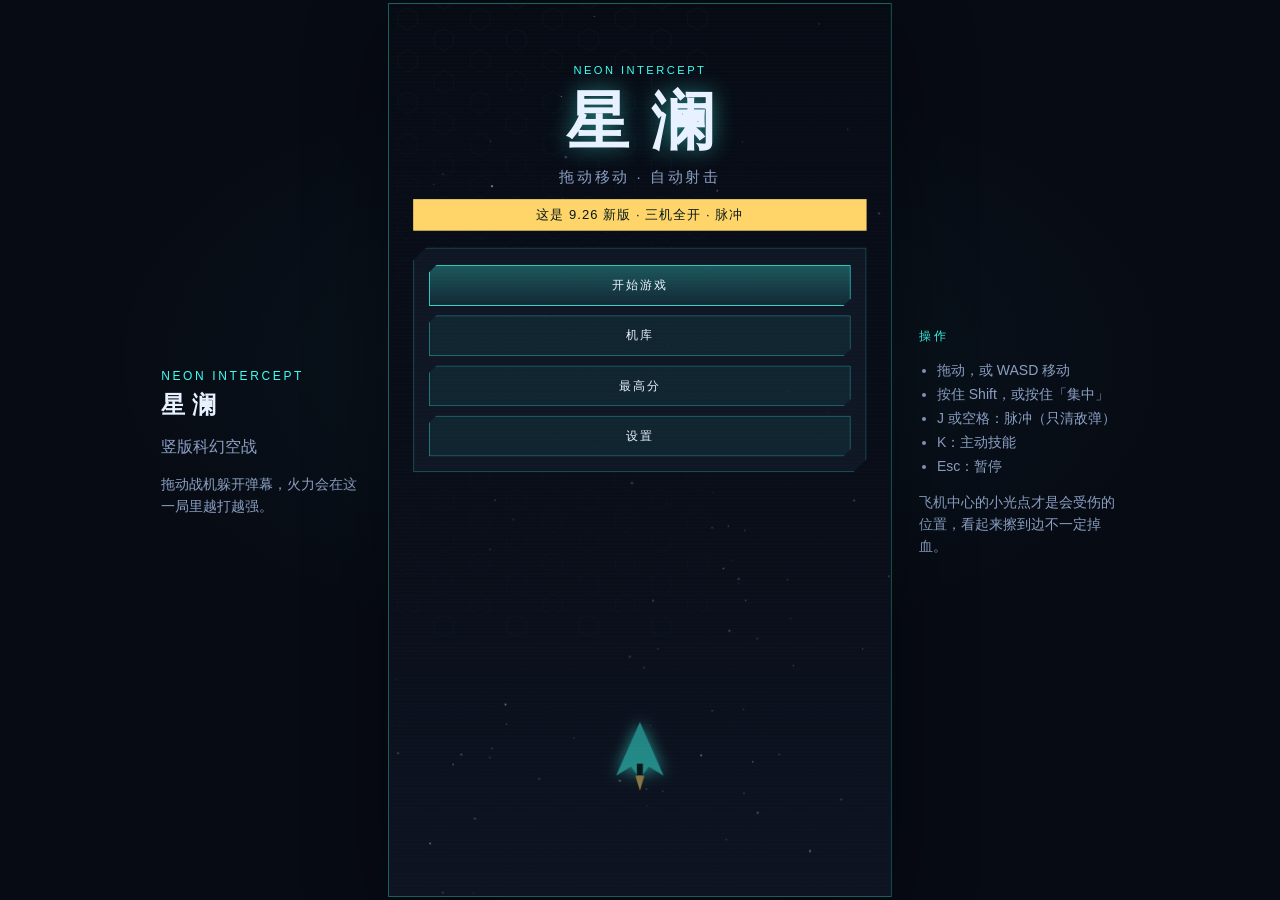
<file: index.html>
<!DOCTYPE html>
<html lang="zh-CN">
<head>
<meta charset="UTF-8">
<meta name="viewport" content="width=device-width, initial-scale=1, maximum-scale=1, user-scalable=no">
<title>星澜：霓虹截击</title>
<meta http-equiv="Cache-Control" content="no-cache, no-store, must-revalidate">
<link rel="stylesheet" href="css/style.css?v=20260926i">
</head>
<body>
<div id="layout">
  <aside id="side-left" class="side">
    <div class="side-kicker">NEON INTERCEPT</div>
    <h2>星澜</h2>
    <p id="side-chapter">竖版科幻空战</p>
    <p class="side-note">拖动战机躲开弹幕，火力会在这一局里越打越强。</p>
  </aside>

  <div id="frame">
    <div id="stage">
      <canvas id="cv" width="540" height="960"></canvas>

      <div id="hud" class="hidden">
        <div class="hud-top">
          <button id="btn-pause" type="button">暂停</button>
          <div class="hud-mid">
            <div id="chapter-label">第 1 章</div>
            <div id="bossbox" class="hidden">
              <div id="bossname">Boss</div>
              <div class="segs" id="segs"><span></span><span></span><span></span></div>
            </div>
          </div>
          <div class="scorebox">
            <div id="score">0</div>
            <div id="combo"></div>
          </div>
        </div>
        <div class="hp-row">
          <div class="hp"><span id="hpbar"></span></div>
          <div id="shields"></div>
          <div id="lives"></div>
        </div>
        <div id="banner"></div>
        <div id="weapon-lv">火力 Lv.1</div>
        <div class="hud-bottom">
          <button id="btn-bomb" type="button">脉冲 <b id="bomb-count">35%</b><span id="pulse-bar"><i id="pulse-fill"></i></span></button>
          <button id="btn-focus" type="button">集中</button>
          <button id="btn-skill" type="button"><span id="skill-name">技能</span><small id="skill-cd"></small></button>
        </div>
      </div>

      <section id="screen-menu" class="screen">
        <div class="titles">
          <div class="kicker">NEON INTERCEPT</div>
          <h1>星澜</h1>
          <p class="lead">拖动移动 · 自动射击</p>
          <p class="ver-badge">这是 9.26 新版 · 三机全开 · 脉冲</p>
        </div>
        <div class="panel menu-panel">
          <button id="go-start" class="primary" type="button">开始游戏</button>
          <button id="go-hangar" type="button">机库</button>
          <button id="go-scores" type="button">最高分</button>
          <button id="go-settings" type="button">设置</button>
        </div>
      </section>

      <section id="screen-mode" class="screen hidden">
        <div class="panel">
          <div class="kicker">选择模式</div>
          <button id="mode-campaign" class="mode-card" type="button">
            <strong>闯关</strong>
            <span>三章连打，每章一个大 Boss</span>
            <em id="mode-clear">进度 0/3</em>
          </button>
          <button id="mode-endless" class="mode-card" type="button">
            <strong>无尽</strong>
            <span>活得越久，分数越高</span>
            <em id="mode-best">最高分 0</em>
          </button>
          <button id="mode-back" class="ghost" type="button">返回</button>
        </div>
      </section>

      <section id="screen-hangar" class="screen hidden">
        <div class="panel hangar-panel">
          <div class="kicker">机库</div>
          <div class="hangar-nav">
            <button id="ship-prev" type="button">◀</button>
            <div>
              <h2 id="ship-name">游隼</h2>
              <p id="ship-lock" class="lock hidden">未解锁</p>
            </div>
            <button id="ship-next" type="button">▶</button>
          </div>
          <p id="ship-blurb"></p>
          <p id="ship-skill"></p>
          <p id="ship-unlock" class="hint"></p>
          <button id="ship-go" class="primary" type="button">出击</button>
          <button id="hangar-back" class="ghost" type="button">返回</button>
        </div>
      </section>

      <section id="screen-scores" class="screen hidden">
        <div class="panel">
          <div class="kicker">本机纪录</div>
          <h2>最高分</h2>
          <h3>闯关</h3>
          <ol id="list-campaign"></ol>
          <h3>无尽</h3>
          <ol id="list-endless"></ol>
          <button id="scores-back" class="ghost" type="button">返回</button>
        </div>
      </section>

      <section id="screen-settings" class="screen hidden">
        <div class="panel">
          <div class="kicker">设置</div>
          <button id="toggle-sound" type="button">音效：开</button>
          <button id="toggle-shake" type="button">震动：开</button>
          <p class="hint">纪录和设置保存在这台电脑的浏览器里。</p>
          <button id="settings-back" class="ghost" type="button">返回</button>
        </div>
      </section>

      <section id="screen-levelup" class="screen hidden">
        <div class="levelup-wrap">
          <div class="kicker">波次完成</div>
          <h2>选择强化</h2>
          <p class="hint">只在本局生效 · 键盘 1 / 2 / 3</p>
          <div id="cards"></div>
        </div>
      </section>

      <section id="screen-pause" class="screen hidden">
        <div class="panel">
          <div class="kicker">已暂停</div>
          <button id="resume" class="primary" type="button">继续</button>
          <button id="restart" type="button">重新开始</button>
          <button id="pause-menu" class="ghost" type="button">返回主菜单</button>
        </div>
      </section>

      <section id="screen-result" class="screen hidden">
        <div class="panel">
          <div class="kicker" id="result-kicker">结算</div>
          <h2 id="result-title">战斗结束</h2>
          <div id="result-score">0</div>
          <ul id="result-lines"></ul>
          <p id="result-extra" class="hint"></p>
          <button id="result-next" class="primary hidden" type="button">进入下一章</button>
          <button id="result-again" class="primary" type="button">再来一局</button>
          <button id="result-menu" class="ghost" type="button">返回主菜单</button>
        </div>
      </section>
    </div>
  </div>

  <aside id="side-right" class="side">
    <div class="side-kicker">操作</div>
    <ul class="helps">
      <li>拖动，或 WASD 移动</li>
      <li>按住 Shift，或按住「集中」</li>
      <li>J 或空格：脉冲（只清敌弹）</li>
      <li>K：主动技能</li>
      <li>Esc：暂停</li>
    </ul>
    <p class="side-note">飞机中心的小光点才是会受伤的位置，看起来擦到边不一定掉血。</p>
  </aside>
</div>
<script src="js/config.js?v=20260926i"></script>
<script src="js/storage.js?v=20260926i"></script>
<script src="js/audio.js?v=20260926i"></script>
<script src="js/input.js?v=20260926i"></script>
<script src="js/entities.js?v=20260926i"></script>
<script src="js/player.js?v=20260926i"></script>
<script src="js/upgrades.js?v=20260926i"></script>
<script src="js/waves.js?v=20260926i"></script>
<script src="js/bosses.js?v=20260926i"></script>
<script src="js/render.js?v=20260926i"></script>
<script src="js/game.js?v=20260926i"></script>
</body>
</html>
</file>
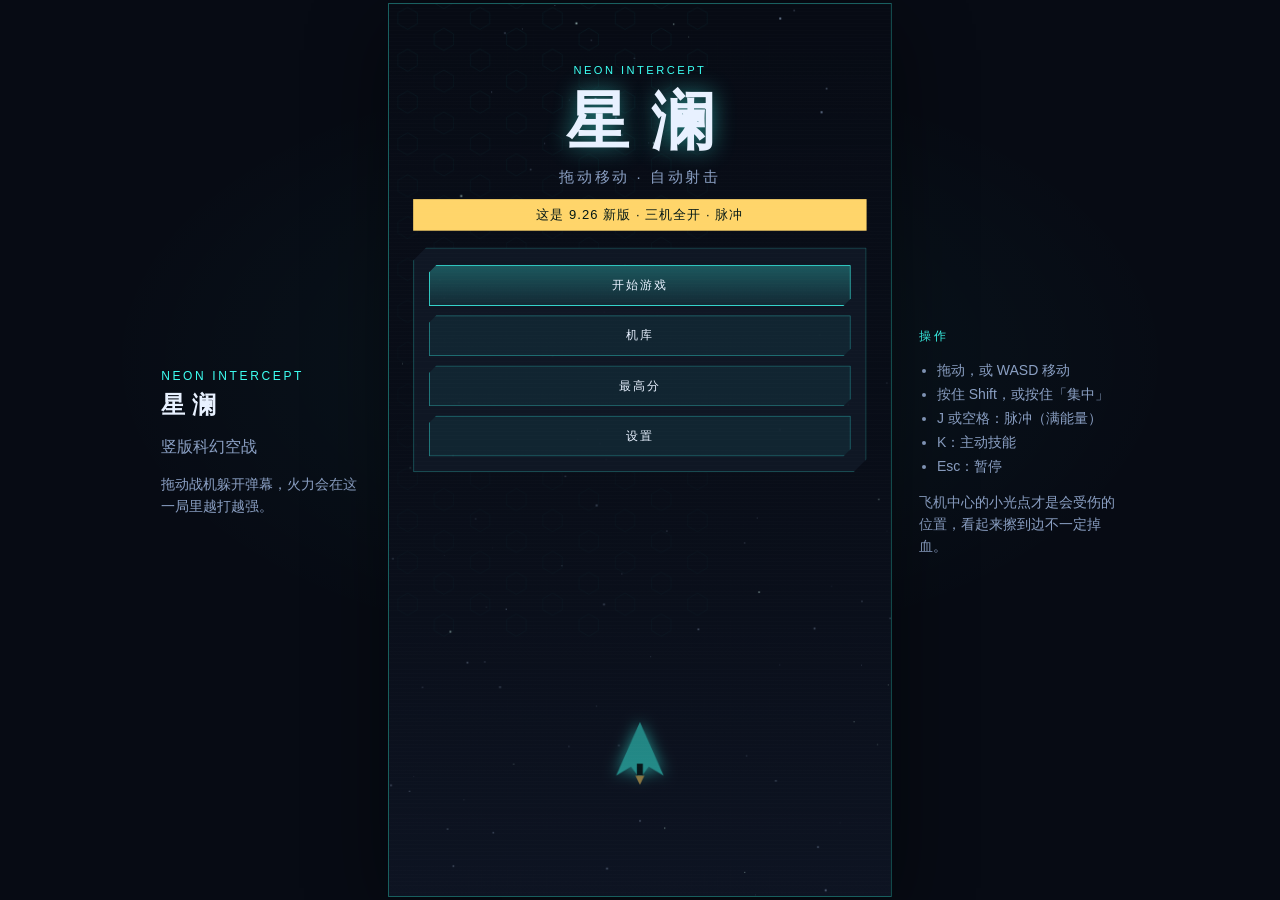
<file: xinban.html>
<!DOCTYPE html>
<html lang="zh-CN">
<head>
<meta charset="UTF-8">
<meta name="viewport" content="width=device-width, initial-scale=1, maximum-scale=1, user-scalable=no">
<title>星澜：霓虹截击</title>
<meta http-equiv="Cache-Control" content="no-cache, no-store, must-revalidate">
<link rel="stylesheet" href="css/style.css?v=20260926c">
</head>
<body>
<div id="layout">
  <aside id="side-left" class="side">
    <div class="side-kicker">NEON INTERCEPT</div>
    <h2>星澜</h2>
    <p id="side-chapter">竖版科幻空战</p>
    <p class="side-note">拖动战机躲开弹幕，火力会在这一局里越打越强。</p>
  </aside>

  <div id="frame">
    <div id="stage">
      <canvas id="cv" width="540" height="960"></canvas>

      <div id="hud" class="hidden">
        <div class="hud-top">
          <button id="btn-pause" type="button">暂停</button>
          <div class="hud-mid">
            <div id="chapter-label">第 1 章</div>
            <div id="bossbox" class="hidden">
              <div id="bossname">Boss</div>
              <div class="segs" id="segs"><span></span><span></span><span></span></div>
            </div>
          </div>
          <div class="scorebox">
            <div id="score">0</div>
            <div id="combo"></div>
          </div>
        </div>
        <div class="hp-row">
          <div class="hp"><span id="hpbar"></span></div>
          <div id="shields"></div>
          <div id="lives"></div>
        </div>
        <div id="banner"></div>
        <div id="weapon-lv">火力 Lv.1</div>
        <div class="hud-bottom">
          <button id="btn-bomb" type="button">脉冲 <b id="bomb-count">35%</b><span id="pulse-bar"><i id="pulse-fill"></i></span></button>
          <button id="btn-focus" type="button">集中</button>
          <button id="btn-skill" type="button"><span id="skill-name">技能</span><small id="skill-cd"></small></button>
        </div>
      </div>

      <section id="screen-menu" class="screen">
        <div class="titles">
          <div class="kicker">NEON INTERCEPT</div>
          <h1>星澜</h1>
          <p class="lead">拖动移动 · 自动射击</p>
          <p class="ver-badge">这是 9.26 新版 · 三机全开 · 脉冲</p>
        </div>
        <div class="panel menu-panel">
          <button id="go-start" class="primary" type="button">开始游戏</button>
          <button id="go-hangar" type="button">机库</button>
          <button id="go-scores" type="button">最高分</button>
          <button id="go-settings" type="button">设置</button>
        </div>
      </section>

      <section id="screen-mode" class="screen hidden">
        <div class="panel">
          <div class="kicker">选择模式</div>
          <button id="mode-campaign" class="mode-card" type="button">
            <strong>闯关</strong>
            <span>三章连打，每章一个大 Boss</span>
            <em id="mode-clear">进度 0/3</em>
          </button>
          <button id="mode-endless" class="mode-card" type="button">
            <strong>无尽</strong>
            <span>活得越久，分数越高</span>
            <em id="mode-best">最高分 0</em>
          </button>
          <button id="mode-back" class="ghost" type="button">返回</button>
        </div>
      </section>

      <section id="screen-hangar" class="screen hidden">
        <div class="panel hangar-panel">
          <div class="kicker">机库</div>
          <div class="hangar-nav">
            <button id="ship-prev" type="button">◀</button>
            <div>
              <h2 id="ship-name">游隼</h2>
              <p id="ship-lock" class="lock hidden">未解锁</p>
            </div>
            <button id="ship-next" type="button">▶</button>
          </div>
          <p id="ship-blurb"></p>
          <p id="ship-skill"></p>
          <p id="ship-unlock" class="hint"></p>
          <button id="ship-go" class="primary" type="button">出击</button>
          <button id="hangar-back" class="ghost" type="button">返回</button>
        </div>
      </section>

      <section id="screen-scores" class="screen hidden">
        <div class="panel">
          <div class="kicker">本机纪录</div>
          <h2>最高分</h2>
          <h3>闯关</h3>
          <ol id="list-campaign"></ol>
          <h3>无尽</h3>
          <ol id="list-endless"></ol>
          <button id="scores-back" class="ghost" type="button">返回</button>
        </div>
      </section>

      <section id="screen-settings" class="screen hidden">
        <div class="panel">
          <div class="kicker">设置</div>
          <button id="toggle-sound" type="button">音效：开</button>
          <button id="toggle-shake" type="button">震动：开</button>
          <p class="hint">纪录和设置保存在这台电脑的浏览器里。</p>
          <button id="settings-back" class="ghost" type="button">返回</button>
        </div>
      </section>

      <section id="screen-levelup" class="screen hidden">
        <div class="levelup-wrap">
          <div class="kicker">波次完成</div>
          <h2>选择强化</h2>
          <p class="hint">只在本局生效 · 键盘 1 / 2 / 3</p>
          <div id="cards"></div>
        </div>
      </section>

      <section id="screen-pause" class="screen hidden">
        <div class="panel">
          <div class="kicker">已暂停</div>
          <button id="resume" class="primary" type="button">继续</button>
          <button id="restart" type="button">重新开始</button>
          <button id="pause-menu" class="ghost" type="button">返回主菜单</button>
        </div>
      </section>

      <section id="screen-result" class="screen hidden">
        <div class="panel">
          <div class="kicker" id="result-kicker">结算</div>
          <h2 id="result-title">战斗结束</h2>
          <div id="result-score">0</div>
          <ul id="result-lines"></ul>
          <p id="result-extra" class="hint"></p>
          <button id="result-next" class="primary hidden" type="button">进入下一章</button>
          <button id="result-again" class="primary" type="button">再来一局</button>
          <button id="result-menu" class="ghost" type="button">返回主菜单</button>
        </div>
      </section>
    </div>
  </div>

  <aside id="side-right" class="side">
    <div class="side-kicker">操作</div>
    <ul class="helps">
      <li>拖动，或 WASD 移动</li>
      <li>按住 Shift，或按住「集中」</li>
      <li>J 或空格：脉冲（满能量）</li>
      <li>K：主动技能</li>
      <li>Esc：暂停</li>
    </ul>
    <p class="side-note">飞机中心的小光点才是会受伤的位置，看起来擦到边不一定掉血。</p>
  </aside>
</div>
<script src="js/config.js?v=20260926c"></script>
<script src="js/storage.js?v=20260926c"></script>
<script src="js/audio.js?v=20260926c"></script>
<script src="js/input.js?v=20260926c"></script>
<script src="js/entities.js?v=20260926c"></script>
<script src="js/player.js?v=20260926c"></script>
<script src="js/upgrades.js?v=20260926c"></script>
<script src="js/waves.js?v=20260926c"></script>
<script src="js/bosses.js?v=20260926c"></script>
<script src="js/render.js?v=20260926c"></script>
<script src="js/game.js?v=20260926c"></script>
</body>
</html>
</file>
<file: css/style.css>
:root {
  --bg: #070b14;
  --panel: rgba(16, 24, 38, 0.88);
  --cyan: #3dfff2;
  --cyan-dim: rgba(61, 255, 242, 0.35);
  --pink: #ff3d8a;
  --orange: #ff5a36;
  --gold: #ffd56a;
  --text: #e8f1ff;
  --muted: #8ba0c4;
  --cut: polygon(14px 0, 100% 0, 100% calc(100% - 14px), calc(100% - 14px) 100%, 0 100%, 0 14px);
  --cut-sm: polygon(8px 0, 100% 0, 100% calc(100% - 8px), calc(100% - 8px) 100%, 0 100%, 0 8px);
}

* { box-sizing: border-box; }
html, body {
  margin: 0;
  height: 100%;
  background: var(--bg);
  color: var(--text);
  font-family: Bahnschrift, "Segoe UI", "Microsoft YaHei", sans-serif;
  overflow: hidden;
  user-select: none;
}
button, input { font-family: inherit; }

#layout {
  min-height: 100%;
  display: flex;
  align-items: center;
  justify-content: center;
  gap: 28px;
  background:
    radial-gradient(900px 500px at 50% 40%, rgba(61, 255, 242, 0.05), transparent 60%),
    var(--bg);
}

.side {
  display: none;
  width: 200px;
  color: var(--muted);
}
#layout.wide .side { display: block; }
.side h2 {
  margin: 6px 0 8px;
  color: var(--text);
  letter-spacing: 0.28em;
  font-weight: 600;
}
.side-kicker, .kicker {
  color: var(--cyan);
  letter-spacing: 0.22em;
  font-size: 12px;
}
.side-note { line-height: 1.55; font-size: 14px; }
.helps { padding-left: 18px; line-height: 1.7; font-size: 14px; }

#frame {
  position: relative;
  flex: none;
}
#stage {
  width: 540px;
  height: 960px;
  position: absolute;
  left: 0;
  top: 0;
  overflow: hidden;
  background: #070b14;
  touch-action: none;
  box-shadow:
    0 0 0 1px rgba(61, 255, 242, 0.38),
    0 20px 80px rgba(0, 0, 0, 0.45);
  transform-origin: top left;
}
#stage.danger {
  box-shadow:
    inset 0 0 40px rgba(255, 90, 54, 0.28),
    0 0 0 1px rgba(255, 90, 54, 0.7);
}
#cv {
  width: 540px;
  height: 960px;
  display: block;
  touch-action: none;
}
#stage::after {
  content: "";
  pointer-events: none;
  position: absolute;
  inset: 0;
  background: repeating-linear-gradient(
    to bottom,
    rgba(255, 255, 255, 0.025),
    rgba(255, 255, 255, 0.025) 1px,
    transparent 1px,
    transparent 4px
  );
  opacity: 0.35;
}

.screen {
  position: absolute;
  inset: 0;
  display: flex;
  flex-direction: column;
  justify-content: center;
  padding: 28px 26px 36px;
  background: linear-gradient(180deg, rgba(7, 11, 20, 0.18), rgba(7, 11, 20, 0.72) 42%, rgba(7, 11, 20, 0.4));
}
.screen.hidden, .hidden { display: none !important; }

#screen-menu {
  justify-content: flex-start;
  padding-top: 64px;
}
.titles { text-align: center; margin-bottom: 18px; }
h1 {
  margin: 4px 0;
  font-size: 68px;
  letter-spacing: 0.34em;
  font-weight: 650;
  text-indent: 0.34em;
  text-shadow: 0 0 24px rgba(61, 255, 242, 0.45);
}
h2 { margin: 6px 0 10px; letter-spacing: 0.18em; font-weight: 600; }
h3 { margin: 14px 0 6px; color: var(--cyan); letter-spacing: 0.14em; font-size: 14px; }
.lead { margin: 0; color: var(--muted); letter-spacing: 0.18em; }
.ver-badge {
  margin: 12px 0 0;
  padding: 8px 10px;
  color: #041816;
  background: #ffd56a;
  letter-spacing: 0.08em;
  font-size: 14px;
}
.hint { color: var(--muted); font-size: 13px; line-height: 1.5; }

.panel {
  background: var(--panel);
  border: 1px solid var(--cyan-dim);
  padding: 18px 16px 16px;
  clip-path: var(--cut);
}
.menu-panel, .panel { display: flex; flex-direction: column; gap: 10px; }

button {
  color: var(--text);
  background: rgba(61, 255, 242, 0.06);
  border: 1px solid rgba(61, 255, 242, 0.42);
  letter-spacing: 0.16em;
  padding: 12px 10px;
  cursor: pointer;
  clip-path: var(--cut-sm);
}
button:hover { background: rgba(61, 255, 242, 0.18); }
button:active { transform: translateY(1px); }
button:disabled { opacity: 0.4; cursor: default; }
button.primary {
  background: linear-gradient(180deg, rgba(61, 255, 242, 0.28), rgba(61, 255, 242, 0.08));
  border-color: rgba(61, 255, 242, 0.8);
}
button.ghost { background: transparent; color: var(--muted); }

.mode-card {
  text-align: left;
  padding: 16px 14px;
  display: flex;
  flex-direction: column;
  gap: 4px;
  letter-spacing: 0.04em;
}
.mode-card strong { letter-spacing: 0.2em; font-size: 20px; }
.mode-card span, .mode-card em { color: var(--muted); font-style: normal; font-size: 13px; letter-spacing: 0.06em; }

.hangar-nav {
  display: grid;
  grid-template-columns: 52px 1fr 52px;
  align-items: center;
  gap: 8px;
}
.hangar-nav h2 { text-align: center; margin: 0; }
.hangar-nav button { letter-spacing: 0; }
.lock { text-align: center; color: var(--orange); margin: 4px 0 0; letter-spacing: 0.2em; }
#ship-blurb, #ship-skill { margin: 0; line-height: 1.55; }
#ship-skill { color: var(--cyan); }

ol { margin: 0; padding-left: 22px; color: var(--text); }
ol li { margin: 4px 0; }
ol .empty { list-style: none; margin-left: -22px; color: var(--muted); }

#hud {
  position: absolute;
  inset: 0;
  pointer-events: none;
  z-index: 2;
}
#hud button { pointer-events: auto; }

.hud-top {
  position: absolute;
  top: 10px;
  left: 10px;
  right: 10px;
  display: grid;
  grid-template-columns: 74px 1fr 96px;
  gap: 8px;
  align-items: start;
}
#btn-pause {
  padding: 6px 0;
  letter-spacing: 0.12em;
  font-size: 13px;
}
.hud-mid { text-align: center; }
#chapter-label {
  letter-spacing: 0.12em;
  font-size: 14px;
  color: var(--text);
  text-shadow: 0 2px 8px #000;
}
.scorebox { text-align: right; }
#score {
  color: var(--gold);
  font-size: 20px;
  letter-spacing: 0.06em;
  text-shadow: 0 2px 8px #000;
}
#combo { color: var(--cyan); font-size: 12px; min-height: 16px; letter-spacing: 0.08em; }

.hp-row {
  position: absolute;
  top: 48px;
  left: 12px;
  right: 12px;
  display: flex;
  align-items: center;
  gap: 8px;
}
.hp {
  flex: 1;
  height: 8px;
  background: #172233;
  border: 1px solid rgba(61, 255, 242, 0.45);
}
.hp > span {
  display: block;
  height: 100%;
  width: 100%;
  background: linear-gradient(90deg, #1ad4c8, #d8fff9);
}
#shields, #lives { font-size: 12px; letter-spacing: 0.08em; color: var(--cyan); }

#bossbox { margin-top: 2px; }
#bossname {
  font-size: 13px;
  letter-spacing: 0.16em;
  color: #ffd2c8;
}
.segs {
  display: grid;
  grid-template-columns: 1fr 1fr 1fr;
  gap: 4px;
  margin-top: 4px;
}
.segs span {
  display: block;
  height: 7px;
  background: #2a1210;
  border: 1px solid rgba(255, 90, 54, 0.45);
  position: relative;
  overflow: hidden;
}
.segs span i {
  display: block;
  height: 100%;
  width: 0;
  background: linear-gradient(90deg, #ff5a36, #ffd56a);
}

#banner {
  position: absolute;
  top: 38%;
  left: 20px;
  right: 20px;
  text-align: center;
  font-size: 28px;
  letter-spacing: 0.24em;
  color: #fff;
  text-shadow: 0 0 16px rgba(61, 255, 242, 0.8);
  pointer-events: none;
  opacity: 0;
}

#weapon-lv {
  position: absolute;
  left: 0;
  right: 0;
  bottom: 74px;
  text-align: center;
  color: var(--muted);
  font-size: 12px;
  letter-spacing: 0.16em;
}

.hud-bottom {
  position: absolute;
  left: 12px;
  right: 12px;
  bottom: 12px;
  display: grid;
  grid-template-columns: 1fr 1fr 1fr;
  gap: 8px;
}
.hud-bottom button {
  height: 52px;
  letter-spacing: 0.12em;
  background: rgba(7, 11, 20, 0.72);
}
#btn-focus.held {
  background: rgba(61, 255, 242, 0.28);
  color: #041816;
}
#btn-skill { position: relative; }
#btn-skill small {
  display: block;
  color: var(--gold);
  letter-spacing: 0.08em;
  font-size: 11px;
}
#btn-skill.ready { box-shadow: 0 0 16px rgba(255, 61, 138, 0.45); border-color: var(--pink); }
#btn-bomb {
  display: flex;
  flex-direction: column;
  align-items: center;
  justify-content: center;
  gap: 3px;
}
#btn-bomb.ready {
  box-shadow: 0 0 16px rgba(255, 213, 106, 0.45);
  border-color: var(--gold);
}
#pulse-bar {
  display: block;
  width: 86%;
  height: 4px;
  background: #172233;
  overflow: hidden;
}
#pulse-fill {
  display: block;
  height: 100%;
  width: 35%;
  background: linear-gradient(90deg, #ffd56a, #fff4c2);
}

.levelup-wrap { text-align: center; }
#cards { display: flex; flex-direction: column; gap: 8px; margin-top: 8px; }
.card {
  text-align: left;
  background: rgba(10, 16, 28, 0.92);
  padding: 12px 14px;
  letter-spacing: 0.04em;
}
.card .tag { font-size: 11px; letter-spacing: 0.16em; }
.card h3 { margin: 2px 0 4px; font-size: 18px; letter-spacing: 0.12em; }
.card p { margin: 0; color: var(--muted); font-size: 14px; letter-spacing: 0.02em; }
.card.common { border-color: rgba(61, 255, 242, 0.7); }
.card.common .tag { color: var(--cyan); }
.card.rare { border-color: rgba(255, 61, 138, 0.75); }
.card.rare .tag { color: var(--pink); }
.card.legend { border-color: rgba(255, 213, 106, 0.85); }
.card.legend .tag { color: var(--gold); }

#result-score {
  font-size: 48px;
  color: var(--gold);
  letter-spacing: 0.06em;
  text-shadow: 0 0 18px rgba(255, 213, 106, 0.35);
}
#result-lines {
  list-style: none;
  padding: 0;
  margin: 8px 0;
  color: var(--muted);
  line-height: 1.6;
}
#result-extra { color: var(--cyan); min-height: 1.2em; }
</file>
